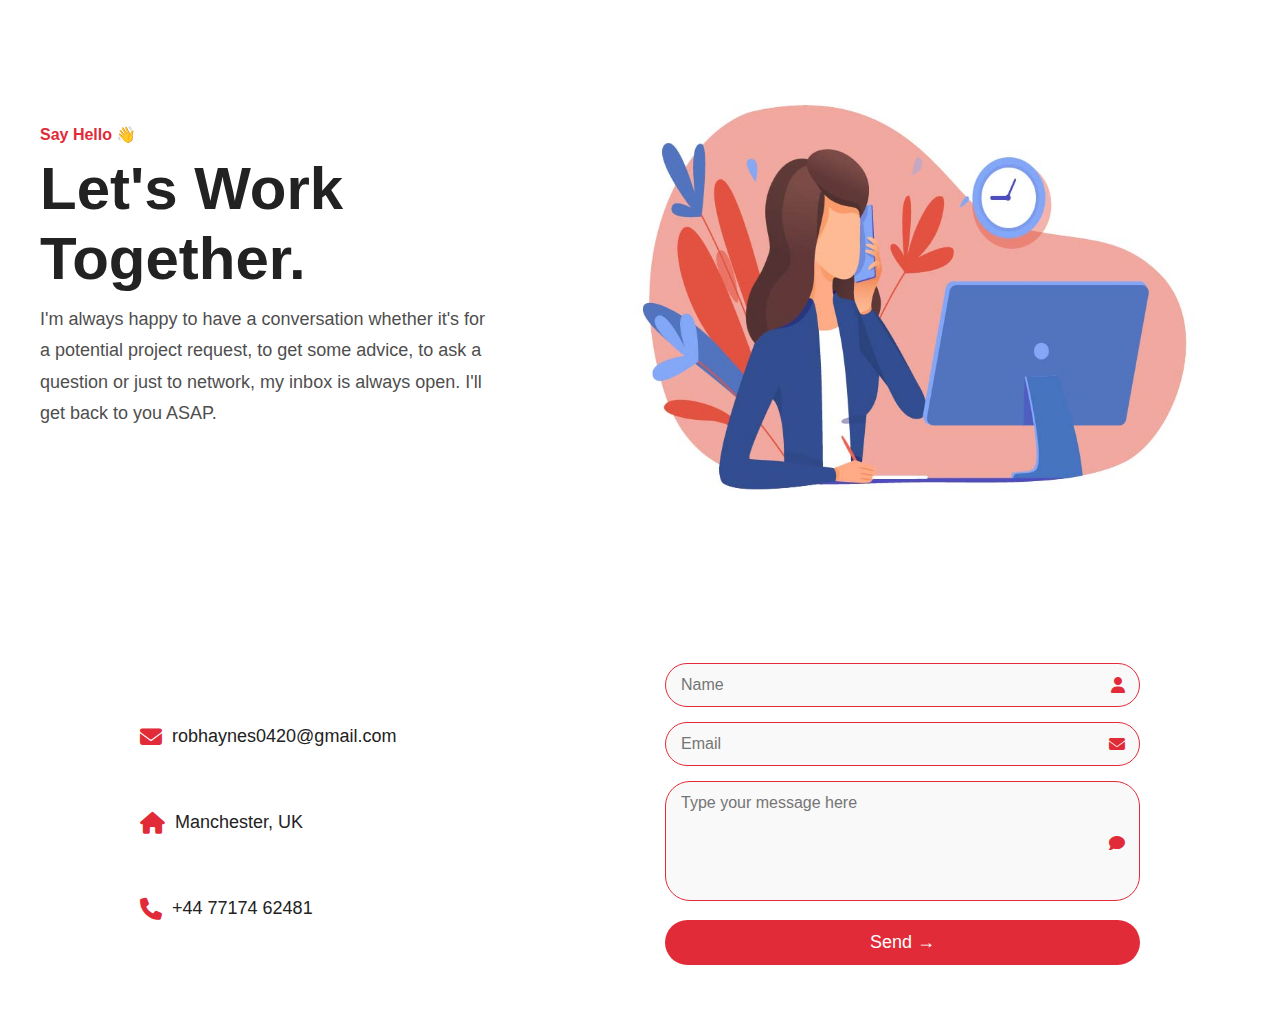
<file: k.html>
<!DOCTYPE html>
<html lang="en">
<head>
  <meta charset="UTF-8">
  <meta name="viewport" content="width=device-width, initial-scale=1.0">
  <title>Contact Section</title>
  <link rel="stylesheet" href="https://cdnjs.cloudflare.com/ajax/libs/font-awesome/6.4.2/css/all.min.css">
  <style>
    :root {
      --primary-color: #E12B38;
      --text-color: #222;
      --border-color: #e12b38;
      --button-hover-shadow: rgba(255, 126, 95, 0.4);
    }

    * {
      margin: 0;
      padding: 0;
      box-sizing: border-box;
      font-family: Arial, sans-serif;
    }

    body {
      background: #fff;
    }

    /* Contact Section */
    .contact-section {
      padding: 50px 0;
      display: flex;
      justify-content: center;
      align-items: center;
    }

    .container {
      max-width: 1200px;
      margin: auto;
      display: flex;
      align-items: center;
      justify-content: space-between;
      flex-wrap: wrap;
      gap: 50px; /* Space between text and image */
    }

    .text-content {
      flex: 1;
      max-width: 500px;
      padding-right: 50px; /* Extra space on right */
    }

    .subtitle {
      color: var(--primary-color);
      font-weight: bold;
    }

    h2 {
      font-size: 60px;
      line-height: 70px;
      color: var(--text-color);
      margin: 10px 0;
    }

    .description {
      font-size: 1.125rem;
      margin-bottom: 2rem;
      line-height: 1.75;
      font-weight: 300;
      color: var(--text-color);
      opacity: 0.8;
    }

    .image-content {
      flex: 1;
      text-align: center;
    }

    .image-content img {
      max-width: 90%;
      height: auto;
    }

    /* Contact Form Section */
    .contact-container {
      display: flex;
      width: 100%;
      max-width: 1000px;
      gap: 50px;
      margin: auto;
      align-items: center;
      flex-wrap: wrap;
    }

    /* Left Contact Info */
    .contact-info {
      flex: 1;
      min-width: 250px;
      margin-top: vw;
    }

    .contact-info div {
      display: flex;
      align-items: center;
      gap: 10px;
      margin-bottom: 20px;
      font-size: 18px;
      color: var(--text-color);
      margin-top: 5vw;
    }

    .contact-info i {
      color: var(--primary-color);
      font-size: 22px;
    }

    /* Right Form Section */
    .contact-form {
      flex: 1;
      min-width: 300px;
      max-width: 500px;
      margin-top: 6vw;
      margin-bottom: 50px;
    }

    .input-group {
      position: relative;
      margin-bottom: 15px;
    }

    .input-group input,
    .input-group textarea {
      width: 100%;
      padding: 12px 15px;
      padding-right: 45px; /* Space for icon on the right */
      border: 1px solid var(--border-color);
      border-radius: 25px;
      background: #f9f9f9;
      font-size: 16px;
      outline: none;
      transition: 0.3s ease;
    }

    .input-group input:focus,
    .input-group textarea:focus {
      border-color: var(--primary-color);
      box-shadow: 0 0 8px rgba(225, 43, 56, 0.3);
    }

    .input-group textarea {
      height: 120px;
      resize: none;
    }

    /* Icons on Right Side */
    .input-group i {
      position: absolute;
      right: 15px; /* Align to right */
      top: 50%;
      transform: translateY(-50%);
      color: var(--primary-color);
      font-size: 16px;
    }

    .contact-form button {
      width: 100%;
      padding: 12px;
      border: none;
      border-radius: 25px;
      background-color: var(--primary-color);
      color: white;
      font-size: 18px;
      cursor: pointer;
      transition: 0.3s;
    }

    .contact-form button:hover {
      background-color: #c9222e;
      box-shadow: 0px 4px 10px var(--button-hover-shadow);
    }

    /* Responsive */
    @media (max-width: 768px) {
      .container {
        flex-direction: column;
        text-align: center;
        gap: 30px;
      }

      .text-content {
        padding-right: 0;
      }

      .image-content img {
        max-width: 100%;
      }

      .contact-container {
        flex-direction: column;
        gap: 30px;
      }

      .contact-info {
        text-align: center;
      }
    }

  </style>
</head>
<body>

  <!-- Contact Section -->
  <section class="contact-section">
    <div class="container">
      <div class="text-content">
        <p class="subtitle">Say Hello 👋</p>
        <h2>Let's Work <br> Together.</h2>
        <p class="description">
          I'm always happy to have a conversation whether it's for a potential project request, 
          to get some advice, to ask a question or just to network, my inbox is always open. 
          I'll get back to you ASAP.
        </p>
      </div>
      <div class="image-content">
        <img src="assets/img/Administrative-Final-01.jpg" alt="Contact Illustration">
      </div>
    </div>
  </section>

  <!-- Contact Form Section -->
  <div class="contact-container">
    <!-- Left Contact Info -->
    <div class="contact-info">
      <div><i class="fas fa-envelope"></i> robhaynes0420@gmail.com</div>
      <div><i class="fas fa-home"></i> Manchester, UK</div>
      <div><i class="fas fa-phone"></i> +44 77174 62481</div>
    </div>

    <!-- Right Contact Form -->
    <div class="contact-form">
      <div class="input-group">
        <input type="text" placeholder="Name">
        <i class="fas fa-user"></i>
      </div>
      <div class="input-group">
        <input type="email" placeholder="Email">
        <i class="fas fa-envelope"></i>
      </div>
      <div class="input-group">
        <textarea placeholder="Type your message here"></textarea>
        <i class="fas fa-comment"></i>
      </div>
      <button>Send →</button>
    </div>
  </div>

</body>
</html>
</file>
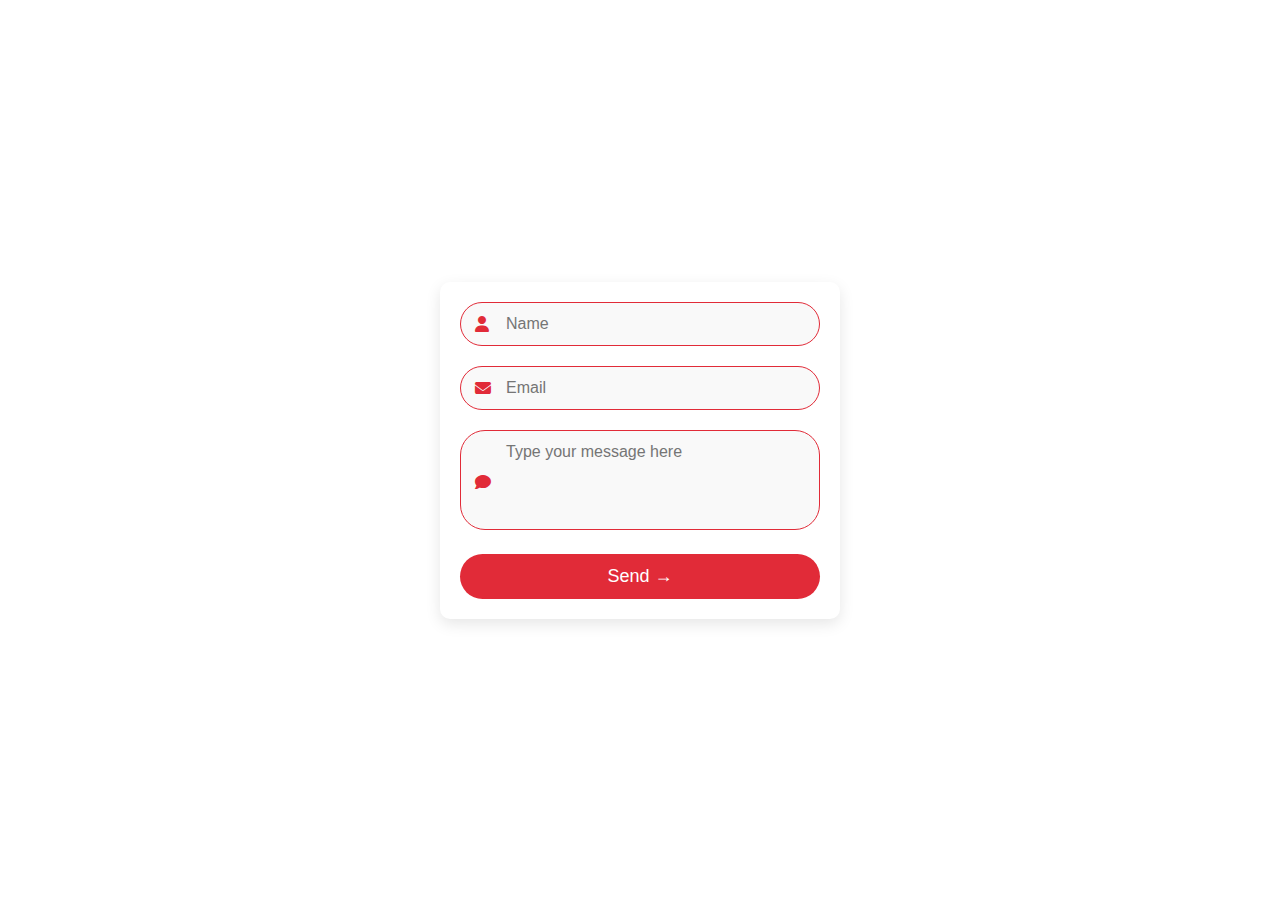
<file: lp.html>
<!DOCTYPE html>
<html lang="en">
<head>
    <meta charset="UTF-8">
    <meta name="viewport" content="width=device-width, initial-scale=1.0">
    <title>Contact Form</title>
    <link rel="stylesheet" href="https://cdnjs.cloudflare.com/ajax/libs/font-awesome/6.4.2/css/all.min.css">
    <style>
        :root {
            --primary-color: #E12B38;
            --text-color: #222;
            --border-color: #e12b38;
            --input-bg: #f9f9f9;
        }

        * {
            margin: 0;
            padding: 0;
            box-sizing: border-box;
            font-family: Arial, sans-serif;
        }

        body {
            display: flex;
            justify-content: center;
            align-items: center;
            height: 100vh;
            background-color: #fff;
        }

        .contact-form {
            width: 400px;
            background: #fff;
            padding: 20px;
            border-radius: 10px;
            box-shadow: 0 5px 15px rgba(0, 0, 0, 0.1);
        }

        .input-group {
            position: relative;
            margin-bottom: 20px;
        }

        .input-group input,
        .input-group textarea {
            width: 100%;
            padding: 12px 15px 12px 45px;
            border: 1px solid var(--border-color);
            border-radius: 25px;
            background: var(--input-bg);
            font-size: 16px;
            outline: none;
            transition: 0.3s ease;
        }

        .input-group input:focus,
        .input-group textarea:focus {
            border-color: var(--primary-color);
            box-shadow: 0 0 8px rgba(225, 43, 56, 0.3);
        }

        .input-group textarea {
            height: 100px;
            resize: none;
        }

        .input-group i {
            position: absolute;
            left: 15px;
            top: 50%;
            transform: translateY(-50%);
            color: var(--primary-color);
            font-size: 16px;
        }

        .contact-form button {
            width: 100%;
            padding: 12px;
            border: none;
            border-radius: 25px;
            background-color: var(--primary-color);
            color: white;
            font-size: 18px;
            cursor: pointer;
            transition: 0.3s;
        }

        .contact-form button:hover {
            background-color: #c9222e;
            box-shadow: 0px 4px 10px rgba(255, 126, 95, 0.4);
        }
    </style>
</head>
<body>

    <div class="contact-form">
        <div class="input-group">
            <i class="fas fa-user"></i>
            <input type="text" placeholder="Name">
        </div>
        <div class="input-group">
            <i class="fas fa-envelope"></i>
            <input type="email" placeholder="Email">
        </div>
        <div class="input-group">
            <i class="fas fa-comment"></i>
            <textarea placeholder="Type your message here"></textarea>
        </div>
        <button>Send →</button>
    </div>

</body>
</html>
</file>
